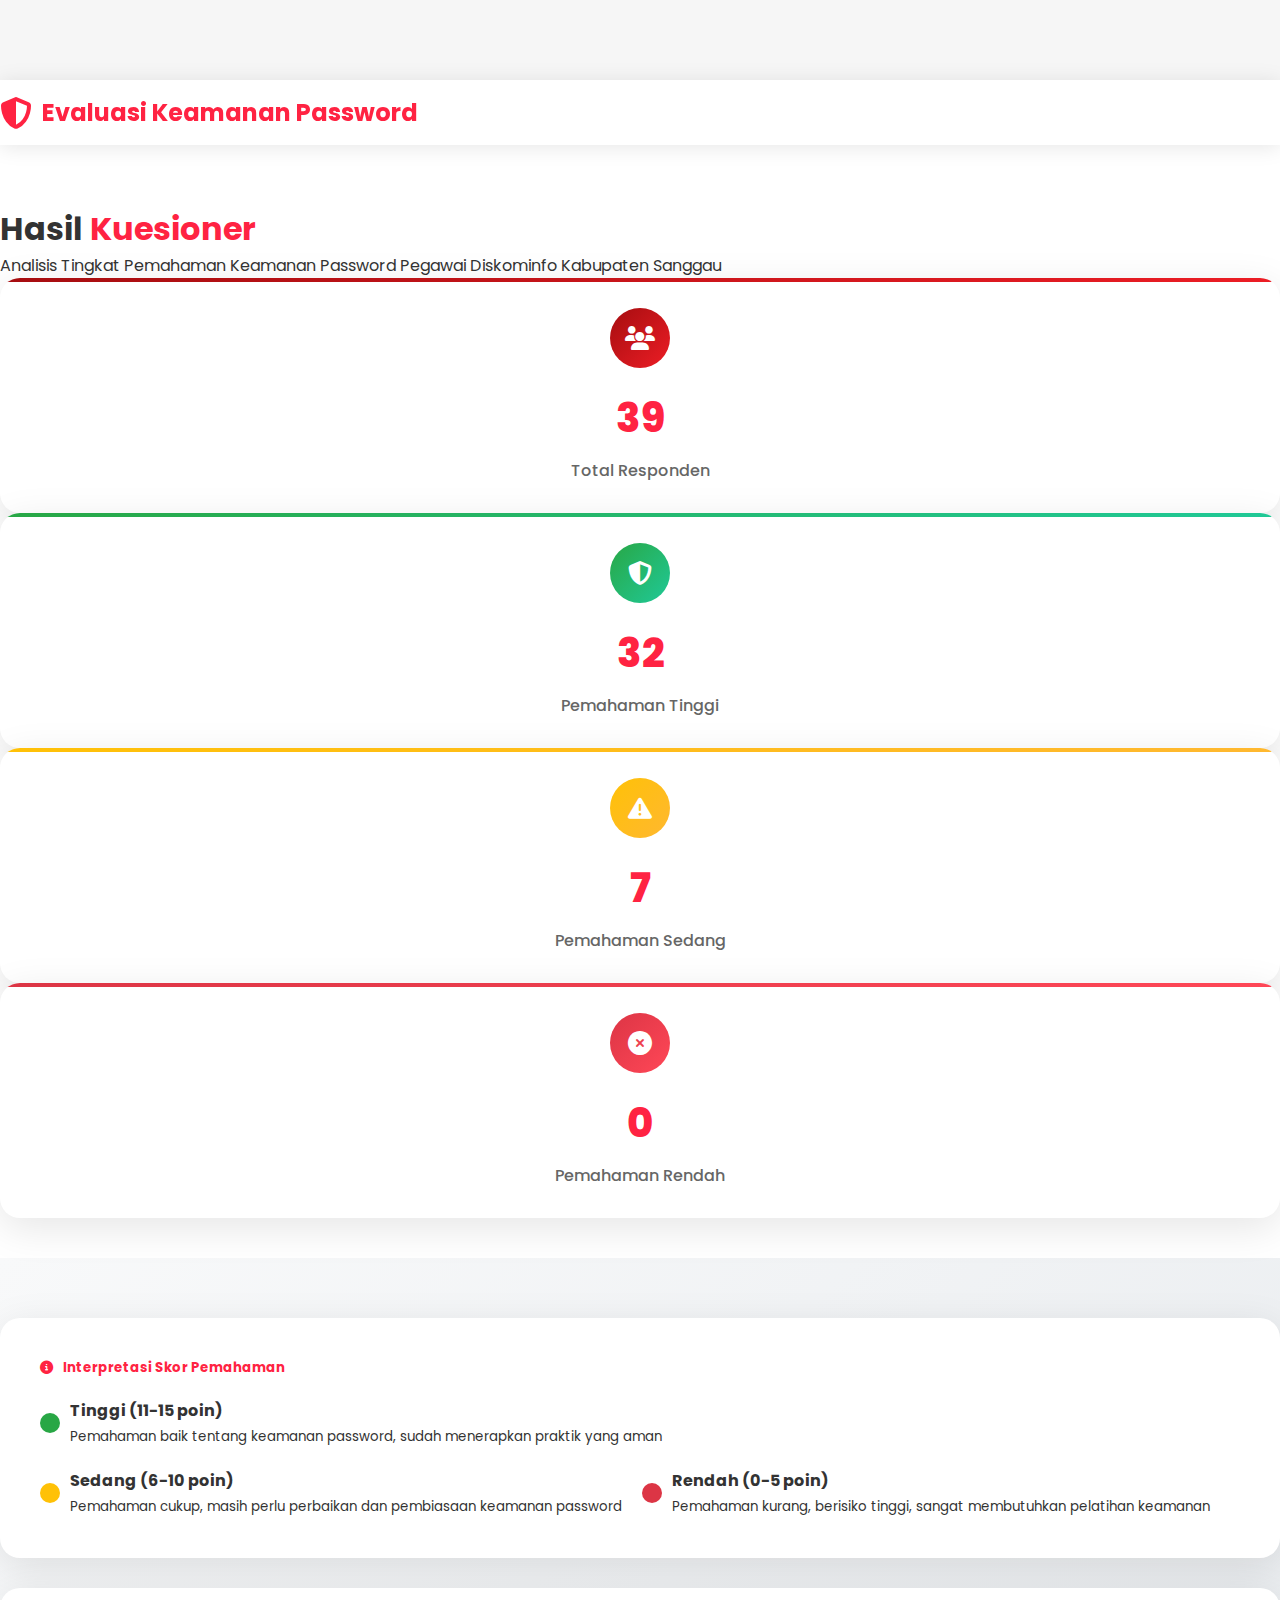
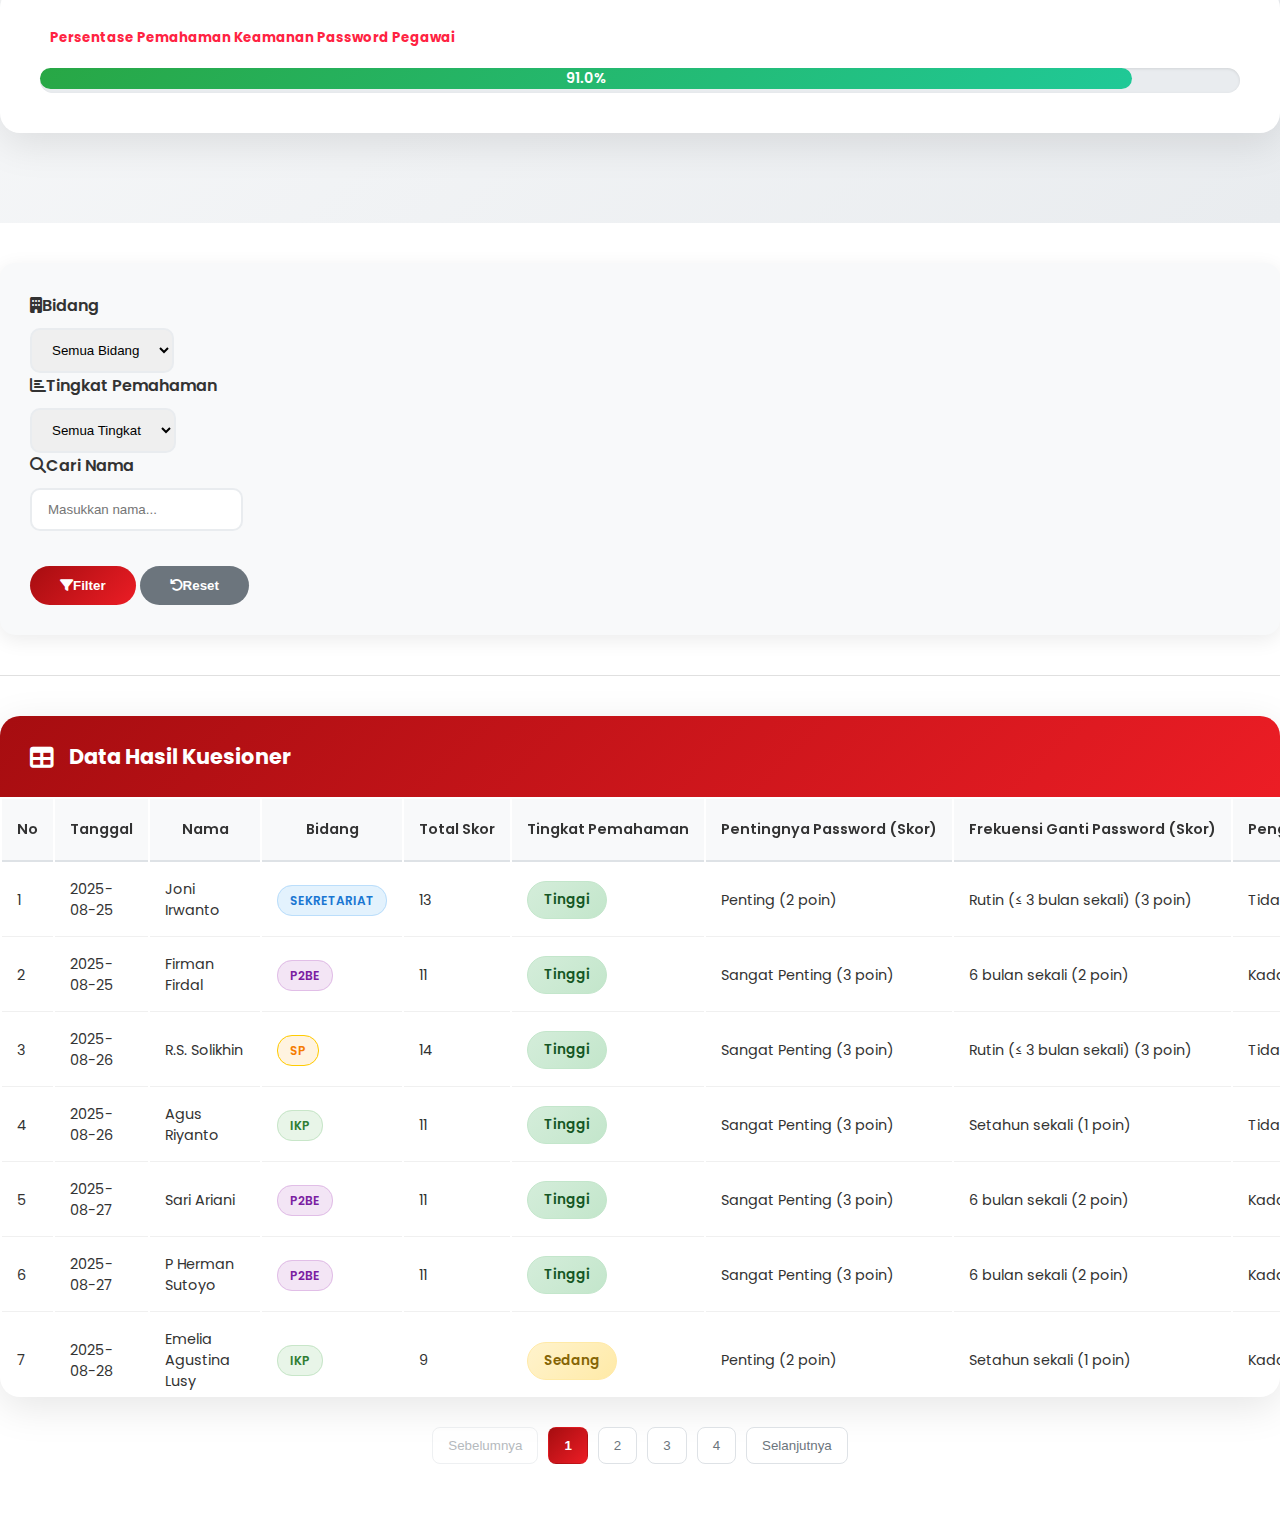
<file: kuesioner.html>
<!DOCTYPE html>
<html lang="en">
  <head>
    <meta charset="utf-8" />
    <meta name="viewport" content="width=device-width, initial-scale=1" />
    <meta
      name="description"
      content="Hasil Kuesioner Keamanan Password - Dinas Komunikasi dan Informatika Kabupaten Sanggau"
    />

    <title>Hasil Kuesioner Keamanan Password</title>
    <link
      rel="icon"
      type="image/png"
      href="data:image/svg+xml,%3Csvg xmlns='http://www.w3.org/2000/svg' viewBox='0 0 100 100'%3E%3Ctext y='.9em' font-size='90'%3E🔒%3C/text%3E%3C/svg%3E"
    />
    <link rel="preconnect" href="https://fonts.googleapis.com" />
    <link rel="preconnect" href="https://fonts.gstatic.com" crossorigin />
    <link
      href="https://fonts.googleapis.com/css2?family=Poppins:ital,wght@0,100;0,200;0,300;0,400;0,500;0,600;0,700;0,800;0,900;1,100;1,200;1,300;1,400;1,500;1,600;1,700;1,800;1,900&display=swap"
      rel="stylesheet"
    />
    <link
      href="https://cdn.jsdelivr.net/npm/bootstrap@5.3.7/dist/css/bootstrap.min.css"
      rel="stylesheet"
      integrity="sha384-LN+7fdVzj6u52u30Kp6M/trliBMCMKTyK833zpbD+pXdCLuTusPj697FH4R/5mcr"
      crossorigin="anonymous"
    />
    <link
      rel="stylesheet"
      href="https://cdnjs.cloudflare.com/ajax/libs/font-awesome/6.6.0/css/all.min.css"
    />

    <style>
      :root {
        --primary: #ff2342;
        --secondary: #ffb830;
        --bg: #f6f6f6;
        --success: #28a745;
        --warning: #ffc107;
        --danger: #dc3545;
        --orange-gradient: linear-gradient(135deg, #a60d10, #ec1d25);
        --red-gradient: linear-gradient(135deg, #014c86, #00a5cb);
        --green-gradient: linear-gradient(135deg, #28a745, #20c997);
      }

      * {
        margin: 0;
        padding: 0;
        box-sizing: border-box;
        outline: none;
        border: none;
        text-decoration: none;
      }

      html {
        scroll-behavior: smooth;
      }

      body {
        font-family: "Poppins", sans-serif;
        background-color: var(--bg);
        color: #333;
        padding-top: 80px;
      }

      /* Navbar Styles */
      .navbar {
        background: rgba(255, 255, 255, 0.95) !important;
        backdrop-filter: blur(10px);
        box-shadow: 0 2px 20px rgba(0, 0, 0, 0.1);
        padding: 15px 0;
        transition: all 0.3s ease;
      }

      .navbar-brand {
        font-size: 1.5rem;
        font-weight: 700;
        color: var(--primary) !important;
        display: flex;
        align-items: center;
        gap: 10px;
      }

      .navbar-brand i {
        font-size: 2rem;
      }

      /* Stats Cards */
      .stats-container {
        padding: 60px 0 40px;
        background: white;
      }

      .stat-card {
        background: white;
        padding: 30px;
        border-radius: 20px;
        box-shadow: 0 10px 40px rgba(0, 0, 0, 0.1);
        text-align: center;
        transition: all 0.3s ease;
        position: relative;
        overflow: hidden;
      }

      .stat-card::before {
        content: "";
        position: absolute;
        top: 0;
        left: 0;
        right: 0;
        height: 4px;
        background: var(--orange-gradient);
      }

      .stat-card:hover {
        transform: translateY(-5px);
        box-shadow: 0 15px 50px rgba(0, 0, 0, 0.15);
      }

      .stat-card.high::before {
        background: var(--green-gradient);
      }

      .stat-card.medium::before {
        background: linear-gradient(135deg, var(--warning), #ffb830);
      }

      .stat-card.low::before {
        background: linear-gradient(135deg, var(--danger), #ff4757);
      }

      .stat-icon {
        width: 60px;
        height: 60px;
        background: var(--orange-gradient);
        border-radius: 50%;
        display: flex;
        align-items: center;
        justify-content: center;
        margin: 0 auto 20px;
        color: white;
        font-size: 1.5rem;
      }

      .stat-card.high .stat-icon {
        background: var(--green-gradient);
      }

      .stat-card.medium .stat-icon {
        background: linear-gradient(135deg, var(--warning), #ffb830);
      }

      .stat-card.low .stat-icon {
        background: linear-gradient(135deg, var(--danger), #ff4757);
      }

      .stat-number {
        font-size: 2.5rem;
        font-weight: 800;
        color: var(--primary);
        margin-bottom: 10px;
      }

      .stat-label {
        font-size: 1rem;
        color: #666;
        font-weight: 500;
      }

      /* Filter Section */
      .filter-section {
        background: white;
        padding: 40px 0;
        border-bottom: 1px solid #e0e0e0;
      }

      .filter-card {
        background: #f8f9fa;
        padding: 30px;
        border-radius: 15px;
        box-shadow: 0 5px 20px rgba(0, 0, 0, 0.08);
      }

      .filter-group {
        margin-bottom: 20px;
      }

      .filter-group:last-child {
        margin-bottom: 0;
      }

      .filter-label {
        font-weight: 600;
        color: #333;
        margin-bottom: 10px;
        display: block;
      }

      .form-select,
      .form-control {
        border-radius: 10px;
        border: 2px solid #e9ecef;
        padding: 12px 16px;
        font-weight: 500;
        transition: all 0.3s ease;
      }

      .form-select:focus,
      .form-control:focus {
        border-color: var(--primary);
        box-shadow: 0 0 0 0.2rem rgba(255, 35, 66, 0.25);
      }

      .btn-filter {
        background: var(--orange-gradient);
        color: white;
        padding: 12px 30px;
        border-radius: 25px;
        font-weight: 600;
        border: none;
        transition: all 0.3s ease;
      }

      .btn-filter:hover {
        transform: translateY(-2px);
        box-shadow: 0 8px 25px rgba(255, 35, 66, 0.3);
        color: white;
      }

      .btn-reset {
        background: #6c757d;
        color: white;
        padding: 12px 30px;
        border-radius: 25px;
        font-weight: 600;
        border: none;
        transition: all 0.3s ease;
      }

      .btn-reset:hover {
        background: #5a6268;
        transform: translateY(-2px);
        color: white;
      }

      /* Table Section */
      .table-section {
        background: white;
        padding: 40px 0 60px;
      }

      .table-container {
        background: white;
        border-radius: 20px;
        box-shadow: 0 10px 40px rgba(0, 0, 0, 0.1);
        overflow: hidden;
      }

      .table-header {
        background: var(--orange-gradient);
        color: white;
        padding: 25px 30px;
        margin: 0;
        font-size: 1.3rem;
        font-weight: 700;
        display: flex;
        align-items: center;
        gap: 15px;
      }

      .table-header i {
        font-size: 1.5rem;
      }

      .table-responsive {
        max-height: 600px;
        overflow-y: auto;
      }

      .custom-table {
        margin: 0;
        font-size: 0.9rem;
      }

      .custom-table thead {
        background: #f8f9fa;
        position: sticky;
        top: 0;
        z-index: 10;
      }

      .custom-table th {
        padding: 20px 15px;
        font-weight: 600;
        color: #333;
        border-bottom: 2px solid #dee2e6;
        white-space: nowrap;
      }

      .custom-table td {
        padding: 15px;
        vertical-align: middle;
        border-bottom: 1px solid #f0f0f0;
      }

      .custom-table tbody tr {
        transition: all 0.3s ease;
      }

      .custom-table tbody tr:hover {
        background-color: #f8f9ff;
        transform: scale(1.01);
      }

      /* Score Badges */
      .score-badge {
        padding: 8px 16px;
        border-radius: 20px;
        font-weight: 600;
        font-size: 0.85rem;
        text-align: center;
        min-width: 80px;
        display: inline-block;
      }

      .score-high {
        background: linear-gradient(135deg, #d4edda, #c3e6cb);
        color: #155724;
        border: 1px solid #c3e6cb;
      }

      .score-medium {
        background: linear-gradient(135deg, #fff3cd, #ffeaa7);
        color: #856404;
        border: 1px solid #ffeaa7;
      }

      .score-low {
        background: linear-gradient(135deg, #f8d7da, #f5c6cb);
        color: #721c24;
        border: 1px solid #f5c6cb;
      }

      /* Department Badges */
      .dept-badge {
        padding: 6px 12px;
        border-radius: 15px;
        font-size: 0.75rem;
        font-weight: 600;
        text-transform: uppercase;
      }

      .dept-sekretariat {
        background: #e3f2fd;
        color: #1976d2;
        border: 1px solid #bbdefb;
      }

      .dept-p2be {
        background: #f3e5f5;
        color: #7b1fa2;
        border: 1px solid #e1bee7;
      }

      .dept-ikp {
        background: #e8f5e8;
        color: #2e7d32;
        border: 1px solid #c8e6c9;
      }

      .dept-sp {
        background: #fff3e0;
        color: #f57c00;
        border: 1px solid #ffcc02;
      }

      /* Info Section */
      .info-section {
        background: linear-gradient(135deg, #f8f9fa 0%, #e9ecef 100%);
        padding: 60px 0;
      }

      .info-card {
        background: white;
        padding: 40px;
        border-radius: 20px;
        box-shadow: 0 10px 40px rgba(0, 0, 0, 0.1);
        margin-bottom: 30px;
      }

      .info-card h5 {
        color: var(--primary);
        font-weight: 700;
        margin-bottom: 20px;
        display: flex;
        align-items: center;
        gap: 10px;
      }

      .score-legend {
        display: flex;
        flex-wrap: wrap;
        gap: 20px;
        margin-top: 20px;
      }

      .legend-item {
        display: flex;
        align-items: center;
        gap: 10px;
      }

      .legend-color {
        width: 20px;
        min-width: 20px;
        height: 20px;
        border-radius: 50%;
        flex-shrink: 0;
      }

      .legend-high {
        background: var(--success);
      }

      .legend-medium {
        background: var(--warning);
      }

      .legend-low {
        background: var(--danger);
      }

      /* Progress Bar for Understanding Percentage */
      .understanding-progress-container {
        margin-top: 20px;
      }

      .progress {
        height: 25px;
        border-radius: 15px;
        background-color: #e9ecef;
        box-shadow: inset 0 1px 3px rgba(0, 0, 0, 0.1);
      }

      .progress-bar {
        border-radius: 15px;
        background: var(--green-gradient);
        color: white;
        font-weight: 600;
        display: flex;
        align-items: center;
        justify-content: center;
        font-size: 0.9rem;
        transition: width 0.6s ease;
      }

      /* Pagination Styles */
      .pagination-container {
        display: flex;
        justify-content: center;
        align-items: center;
        margin-top: 30px;
        flex-wrap: wrap;
      }

      .pagination-button {
        background: #fff;
        border: 1px solid #dee2e6;
        color: #6c757d;
        padding: 10px 15px;
        margin: 0 5px;
        border-radius: 8px;
        cursor: pointer;
        transition: all 0.2s ease;
      }

      .pagination-button:hover:not(.active) {
        background: #f8f9fa;
      }

      .pagination-button.active {
        background: var(--orange-gradient);
        color: white;
        border-color: transparent;
        font-weight: bold;
      }

      .pagination-button:disabled {
        cursor: not-allowed;
        opacity: 0.5;
      }

      /* Responsive */
      @media (max-width: 768px) {
        body {
          padding-top: 70px;
        }

        .navbar-brand {
          font-size: 1.3rem;
        }

        .stat-card {
          padding: 20px;
          margin-bottom: 20px;
        }

        .stat-number {
          font-size: 2rem;
        }

        .filter-card {
          padding: 20px;
        }

        .table-header {
          padding: 20px;
          font-size: 1.1rem;
        }

        .custom-table {
          font-size: 0.8rem;
        }

        .custom-table th,
        .custom-table td {
          padding: 10px 8px;
        }

        .score-legend {
          flex-direction: column;
        }
      }

      /* Custom scrollbar */
      .table-responsive::-webkit-scrollbar {
        width: 8px;
        height: 8px;
      }

      .table-responsive::-webkit-scrollbar-track {
        background: #f1f1f1;
        border-radius: 10px;
      }

      .table-responsive::-webkit-scrollbar-thumb {
        background: #c1c1c1;
        border-radius: 10px;
      }

      .table-responsive::-webkit-scrollbar-thumb:hover {
        background: #a8a8a8;
      }
    </style>
  </head>
  <body>
    <nav class="navbar navbar-expand-lg fixed-top">
      <div class="container-xl">
        <a class="navbar-brand" href="#dashboard">
          <i class="fas fa-shield-alt"></i>
          Evaluasi Keamanan Password
        </a>
      </div>
    </nav>
    <section id="dashboard" class="stats-container">
      <div class="container-xl">
        <div class="text-center mb-5">
          <h1 class="fw-bold mb-3">
            Hasil <span style="color: var(--primary)">Kuesioner</span>
          </h1>
          <p class="text-muted fs-5">
            Analisis Tingkat Pemahaman Keamanan Password Pegawai Diskominfo
            Kabupaten Sanggau
          </p>
        </div>

        <div class="row g-4 mb-4">
          <div class="col-lg-3 col-md-6">
            <div class="stat-card">
              <div class="stat-icon">
                <i class="fas fa-users"></i>
              </div>
              <div class="stat-number" id="totalResponses"></div>
              <div class="stat-label">Total Responden</div>
            </div>
          </div>

          <div class="col-lg-3 col-md-6">
            <div class="stat-card high">
              <div class="stat-icon">
                <i class="fas fa-shield-alt"></i>
              </div>
              <div class="stat-number" id="highScore"></div>
              <div class="stat-label">Pemahaman Tinggi<br /></div>
            </div>
          </div>

          <div class="col-lg-3 col-md-6">
            <div class="stat-card medium">
              <div class="stat-icon">
                <i class="fas fa-exclamation-triangle"></i>
              </div>
              <div class="stat-number" id="mediumScore"></div>
              <div class="stat-label">Pemahaman Sedang<br /></div>
            </div>
          </div>

          <div class="col-lg-3 col-md-6">
            <div class="stat-card low">
              <div class="stat-icon">
                <i class="fas fa-times-circle"></i>
              </div>
              <div class="stat-number" id="lowScore"></div>
              <div class="stat-label">Pemahaman Rendah<br /></div>
            </div>
          </div>
        </div>
      </div>
    </section>
    <section class="info-section">
      <div class="container-xl">
        <div class="row">
          <div class="col-lg-8">
            <div class="info-card">
              <h5>
                <i class="fas fa-info-circle"></i>
                Interpretasi Skor Pemahaman
              </h5>
              <div class="score-legend">
                <div class="legend-item">
                  <div class="legend-color legend-high"></div>
                  <div>
                    <strong>Tinggi (11-15 poin)</strong><br />
                    <small
                      >Pemahaman baik tentang keamanan password, sudah
                      menerapkan praktik yang aman</small
                    >
                  </div>
                </div>
                <div class="legend-item">
                  <div class="legend-color legend-medium"></div>
                  <div>
                    <strong>Sedang (6-10 poin)</strong><br />
                    <small
                      >Pemahaman cukup, masih perlu perbaikan dan pembiasaan
                      keamanan password</small
                    >
                  </div>
                </div>
                <div class="legend-item">
                  <div class="legend-color legend-low"></div>
                  <div>
                    <strong>Rendah (0-5 poin)</strong><br />
                    <small
                      >Pemahaman kurang, berisiko tinggi, sangat membutuhkan
                      pelatihan keamanan</small
                    >
                  </div>
                </div>
              </div>
            </div>
          </div>

          <div class="col-lg-4">
            <div class="info-card">
              <h5>
                <i class="fas-fa-chart-line"></i>
                Persentase Pemahaman Keamanan Password Pegawai
              </h5>
              <div class="understanding-progress-container">
                <div class="progress">
                  <div
                    id="understanding-progress-bar"
                    class="progress-bar"
                    role="progressbar"
                    style="width: 0%"
                    aria-valuenow="0"
                    aria-valuemin="0"
                    aria-valuemax="100"
                  >
                    0%
                  </div>
                </div>
              </div>
            </div>
          </div>
        </div>
      </div>
    </section>
    <section class="filter-section">
      <div class="container-xl">
        <div class="filter-card">
          <div class="row g-3">
            <div class="col-lg-3 col-md-6">
              <div class="filter-group">
                <label class="filter-label">
                  <i class="fas fa-building me-2"></i>Bidang
                </label>
                <select class="form-select" id="filterBidang">
                  <option value="">Semua Bidang</option>
                  <option value="Sekretariat">Sekretariat</option>
                  <option
                    value="Penyelenggara Pemerintahan Berbasis Elektronik (P2BE)"
                  >
                    P2BE
                  </option>
                  <option
                    value="Pengelola Informasi dan Komunikasi Publik (IKP)"
                  >
                    IKP
                  </option>
                  <option value="Statistik dan Persandian (SP)">SP</option>
                </select>
              </div>
            </div>

            <div class="col-lg-3 col-md-6">
              <div class="filter-group">
                <label class="filter-label">
                  <i class="fas fa-chart-bar me-2"></i>Tingkat Pemahaman
                </label>
                <select class="form-select" id="filterScore">
                  <option value="">Semua Tingkat</option>
                  <option value="high">Tinggi (11-15)</option>
                  <option value="medium">Sedang (6-10)</option>
                  <option value="low">Rendah (0-5)</option>
                </select>
              </div>
            </div>

            <div class="col-lg-3 col-md-6">
              <div class="filter-group">
                <label class="filter-label">
                  <i class="fas fa-search me-2"></i>Cari Nama
                </label>
                <input
                  type="text"
                  class="form-control"
                  id="searchName"
                  placeholder="Masukkan nama..."
                />
              </div>
            </div>

            <div class="col-lg-3 col-md-6">
              <div class="filter-group">
                <label class="filter-label">&nbsp;</label>
                <div class="d-flex gap-2">
                  <button
                    type="button"
                    class="btn btn-filter flex-fill"
                    onclick="applyFilters()"
                  >
                    <i class="fas fa-filter me-2"></i>Filter
                  </button>
                  <button
                    type="button"
                    class="btn btn-reset"
                    onclick="resetFilters()"
                  >
                    <i class="fas fa-undo me-2"></i>Reset
                  </button>
                </div>
              </div>
            </div>
          </div>
        </div>
      </div>
    </section>
    <section class="table-section">
      <div class="container-xl">
        <div class="table-container">
          <div class="table-header">
            <i class="fas fa-table"></i>
            Data Hasil Kuesioner
            <span class="ms-auto" id="filteredCount"></span>
          </div>

          <div class="table-responsive">
            <table class="table custom-table mb-0">
              <thead>
                <tr>
                  <th>No</th>
                  <th>Tanggal</th>
                  <th>Nama</th>
                  <th>Bidang</th>
                  <th>Total Skor</th>
                  <th>Tingkat Pemahaman</th>
                  <th>Pentingnya Password (Skor)</th>
                  <th>Frekuensi Ganti Password (Skor)</th>
                  <th>Penggunaan Ulang Password (Skor)</th>
                  <th>Pengetahuan Password Manager (Skor)</th>
                  <th>Contoh Password Kuat (Skor)</th>
                </tr>
              </thead>
              <tbody id="tableBody"></tbody>
            </table>
          </div>
        </div>
        <div id="pagination-wrapper" class="pagination-container"></div>
      </div>
    </section>

    <script src="https://cdn.jsdelivr.net/npm/bootstrap@5.3.7/dist/js/bootstrap.bundle.min.js"></script>

    <script>
      // Survey data
      const surveyData = {
        survey_data: [
          {
            timestamp: "2025-08-25",
            nama: "Joni Irwanto",
            bidang: "Sekretariat",
            score: 13,
            password_importance: {
              answer: "Penting",
              score: 2,
            },
            password_change_frequency: {
              answer: "Rutin (≤ 3 bulan sekali)",
              score: 3,
            },
            password_reuse: {
              answer: "Tidak pernah",
              score: 3,
            },
            strong_password_example: {
              answer: "U&CC9-\\Lc92@",
              score: 3,
            },
            password_manager_knowledge: {
              answer: "Ya, tapi belum pernah menggunakan",
              score: 2,
            },
          },
          {
            timestamp: "2025-08-25",
            nama: "Firman Firdal",
            bidang: "Penyelenggara Pemerintahan Berbasis Elektronik (P2BE)",
            score: 11,
            password_importance: {
              answer: "Sangat Penting",
              score: 3,
            },
            password_change_frequency: {
              answer: "6 bulan sekali",
              score: 2,
            },
            password_reuse: {
              answer: "Kadang-kadang",
              score: 1,
            },
            strong_password_example: {
              answer: "U&CC9-\\Lc92@",
              score: 3,
            },
            password_manager_knowledge: {
              answer: "Ya, tapi belum pernah menggunakan",
              score: 2,
            },
          },
          {
            timestamp: "2025-08-26",
            nama: "R.S. Solikhin",
            bidang: "Statistik dan Persandian (SP)",
            score: 14,
            password_importance: {
              answer: "Sangat Penting",
              score: 3,
            },
            password_change_frequency: {
              answer: "Rutin (≤ 3 bulan sekali)",
              score: 3,
            },
            password_reuse: {
              answer: "Tidak pernah",
              score: 3,
            },
            strong_password_example: {
              answer: "U&CC9-\\Lc92@",
              score: 3,
            },
            password_manager_knowledge: {
              answer: "Ya, tapi belum pernah menggunakan",
              score: 2,
            },
          },
          {
            timestamp: "2025-08-26",
            nama: "Agus Riyanto",
            bidang: "Pengelola Informasi dan Komunikasi Publik (IKP)",
            score: 11,
            password_importance: {
              answer: "Sangat Penting",
              score: 3,
            },
            password_change_frequency: {
              answer: "Setahun sekali",
              score: 1,
            },
            password_reuse: {
              answer: "Tidak Pernah",
              score: 3,
            },
            strong_password_example: {
              answer: "U&CC9-\\Lc92@",
              score: 3,
            },
            password_manager_knowledge: {
              answer: "Ya, tapi belum pernah menggunakan",
              score: 2,
            },
          },
          {
            timestamp: "2025-08-27",
            nama: "Sari Ariani",
            bidang: "Penyelenggara Pemerintahan Berbasis Elektronik (P2BE)",
            score: 11,
            password_importance: {
              answer: "Sangat Penting",
              score: 3,
            },
            password_change_frequency: {
              answer: "6 bulan sekali",
              score: 2,
            },
            password_reuse: {
              answer: "Kadang-kadang",
              score: 1,
            },
            strong_password_example: {
              answer: "U&CC9-\\Lc92@",
              score: 3,
            },
            password_manager_knowledge: {
              answer: "Ya, tapi belum pernah menggunakan",
              score: 2,
            },
          },
          {
            timestamp: "2025-08-27",
            nama: "P Herman Sutoyo",
            bidang: "Penyelenggara Pemerintahan Berbasis Elektronik (P2BE)",
            score: 11,
            password_importance: {
              answer: "Sangat Penting",
              score: 3,
            },
            password_change_frequency: {
              answer: "6 bulan sekali",
              score: 2,
            },
            password_reuse: {
              answer: "Kadang-kadang",
              score: 1,
            },
            strong_password_example: {
              answer: "U&CC9-\\Lc92@",
              score: 3,
            },
            password_manager_knowledge: {
              answer: "Ya, tapi belum pernah menggunakan",
              score: 2,
            },
          },
          {
            timestamp: "2025-08-28",
            nama: "Emelia Agustina Lusy",
            bidang: "Pengelola Informasi dan Komunikasi Publik (IKP)",
            score: 9,
            password_importance: {
              answer: "Penting",
              score: 2,
            },
            password_change_frequency: {
              answer: "Setahun sekali",
              score: 1,
            },
            password_reuse: {
              answer: "Kadang-kadang",
              score: 1,
            },
            strong_password_example: {
              answer: "U&CC9-\\Lc92@",
              score: 3,
            },
            password_manager_knowledge: {
              answer: "Ya, tapi belum pernah menggunakan",
              score: 2,
            },
          },
          {
            timestamp: "2025-08-28",
            nama: "Tri Rivanie",
            bidang: "Sekretariat",
            score: 11,
            password_importance: {
              answer: "Sangat Penting",
              score: 3,
            },
            password_change_frequency: {
              answer: "6 bulan sekali",
              score: 2,
            },
            password_reuse: {
              answer: "Kadang-kadang",
              score: 1,
            },
            strong_password_example: {
              answer: "U&CC9-\\Lc92@",
              score: 3,
            },
            password_manager_knowledge: {
              answer: "Ya, tapi belum pernah menggunakan",
              score: 2,
            },
          },
          {
            timestamp: "2025-08-29",
            nama: "Priamdono",
            bidang: "Sekretariat",
            score: 13,
            password_importance: {
              answer: "Penting",
              score: 2,
            },
            password_change_frequency: {
              answer: "Rutin (≤ 3 bulan sekali)",
              score: 3,
            },
            password_reuse: {
              answer: "Tidak pernah",
              score: 3,
            },
            strong_password_example: {
              answer: "U&CC9-\\Lc92@",
              score: 3,
            },
            password_manager_knowledge: {
              answer: "Ya, tapi belum pernah menggunakan",
              score: 2,
            },
          },
          {
            timestamp: "2025-08-29",
            nama: "Suranta Sinulingga",
            bidang: "Sekretariat",
            score: 8,
            password_importance: {
              answer: "Penting",
              score: 2,
            },
            password_change_frequency: {
              answer: "Setahun sekali",
              score: 1,
            },
            password_reuse: {
              answer: "Ya, sering",
              score: 0,
            },
            strong_password_example: {
              answer: "U&CC9-\\Lc92@",
              score: 3,
            },
            password_manager_knowledge: {
              answer: "Ya, tapi belum pernah menggunakan",
              score: 2,
            },
          },
          {
            timestamp: "2025-08-25",
            nama: "Sri Yartika",
            bidang: "Pengelola Informasi dan Komunikasi Publik (IKP)",
            score: 11,
            password_importance: {
              answer: "Sangat Penting",
              score: 3,
            },
            password_change_frequency: {
              answer: "6 bulan sekali",
              score: 2,
            },
            password_reuse: {
              answer: "Kadang-kadang",
              score: 1,
            },
            strong_password_example: {
              answer: "U&CC9-\\Lc92@",
              score: 3,
            },
            password_manager_knowledge: {
              answer: "Ya, tapi belum pernah menggunakan",
              score: 2,
            },
          },
          {
            timestamp: "2025-08-25",
            nama: "Andreas Ege",
            bidang: "Statistik dan Persandian (SP)",
            score: 14,
            password_importance: {
              answer: "Sangat Penting",
              score: 3,
            },
            password_change_frequency: {
              answer: "Rutin (≤ 3 bulan sekali)",
              score: 3,
            },
            password_reuse: {
              answer: "Tidak pernah",
              score: 3,
            },
            strong_password_example: {
              answer: "U&CC9-\\Lc92@",
              score: 3,
            },
            password_manager_knowledge: {
              answer: "Ya, tapi belum pernah menggunakan",
              score: 2,
            },
          },
          {
            timestamp: "2025-08-26",
            nama: "Sudarmi",
            bidang: "Sekretariat",
            score: 8,
            password_importance: {
              answer: "Penting",
              score: 2,
            },
            password_change_frequency: {
              answer: "Setahun sekali",
              score: 1,
            },
            password_reuse: {
              answer: "Ya, sering",
              score: 0,
            },
            strong_password_example: {
              answer: "U&CC9-\\Lc92@",
              score: 3,
            },
            password_manager_knowledge: {
              answer: "Ya, tapi belum pernah menggunakan",
              score: 2,
            },
          },
          {
            timestamp: "2025-08-26",
            nama: "Servius Yoris Padagi",
            bidang: "Statistik dan Persandian (SP)",
            score: 14,
            password_importance: {
              answer: "Sangat Penting",
              score: 3,
            },
            password_change_frequency: {
              answer: "Rutin (≤ 3 bulan sekali)",
              score: 3,
            },
            password_reuse: {
              answer: "Tidak pernah",
              score: 3,
            },
            strong_password_example: {
              answer: "U&CC9-\\Lc92@",
              score: 3,
            },
            password_manager_knowledge: {
              answer: "Ya, tapi belum pernah menggunakan",
              score: 2,
            },
          },
          {
            timestamp: "2025-08-27",
            nama: "Mulyadi",
            bidang: "Sekretariat",
            score: 13,
            password_importance: {
              answer: "Penting",
              score: 2,
            },
            password_change_frequency: {
              answer: "Rutin (≤ 3 bulan sekali)",
              score: 3,
            },
            password_reuse: {
              answer: "Tidak pernah",
              score: 3,
            },
            strong_password_example: {
              answer: "U&CC9-\\Lc92@",
              score: 3,
            },
            password_manager_knowledge: {
              answer: "Ya, tapi belum pernah menggunakan",
              score: 2,
            },
          },
          {
            timestamp: "2025-08-27",
            nama: "Kristina Ariyani",
            bidang: "Statistik dan Persandian (SP)",
            score: 14,
            password_importance: {
              answer: "Sangat Penting",
              score: 3,
            },
            password_change_frequency: {
              answer: "Rutin (≤ 3 bulan sekali)",
              score: 3,
            },
            password_reuse: {
              answer: "Tidak pernah",
              score: 3,
            },
            strong_password_example: {
              answer: "U&CC9-\\Lc92@",
              score: 3,
            },
            password_manager_knowledge: {
              answer: "Ya, tapi belum pernah menggunakan",
              score: 2,
            },
          },
          {
            timestamp: "2025-08-28",
            nama: "Utin Sriwahyuni",
            bidang: "Sekretariat",
            score: 8,
            password_importance: {
              answer: "Penting",
              score: 2,
            },
            password_change_frequency: {
              answer: "Setahun sekali",
              score: 1,
            },
            password_reuse: {
              answer: "Ya, sering",
              score: 0,
            },
            strong_password_example: {
              answer: "U&CC9-\\Lc92@",
              score: 3,
            },
            password_manager_knowledge: {
              answer: "Ya, tapi belum pernah menggunakan",
              score: 2,
            },
          },
          {
            timestamp: "2025-08-28",
            nama: "Rosidi",
            bidang: "Sekretariat",
            score: 11,
            password_importance: {
              answer: "Sangat Penting",
              score: 3,
            },
            password_change_frequency: {
              answer: "6 bulan sekali",
              score: 2,
            },
            password_reuse: {
              answer: "Kadang-kadang",
              score: 1,
            },
            strong_password_example: {
              answer: "U&CC9-\\Lc92@",
              score: 3,
            },
            password_manager_knowledge: {
              answer: "Ya, tapi belum pernah menggunakan",
              score: 2,
            },
          },
          {
            timestamp: "2025-08-29",
            nama: "Iwan",
            bidang: "Sekretariat",
            score: 11,
            password_importance: {
              answer: "Sangat Penting",
              score: 3,
            },
            password_change_frequency: {
              answer: "6 bulan sekali",
              score: 2,
            },
            password_reuse: {
              answer: "Kadang-kadang",
              score: 1,
            },
            strong_password_example: {
              answer: "U&CC9-\\Lc92@",
              score: 3,
            },
            password_manager_knowledge: {
              answer: "Ya, tapi belum pernah menggunakan",
              score: 2,
            },
          },
          {
            timestamp: "2025-08-29",
            nama: "Agata Leny",
            bidang: "Penyelenggara Pemerintahan Berbasis Elektronik (P2BE)",
            score: 11,
            password_importance: {
              answer: "Sangat Penting",
              score: 3,
            },
            password_change_frequency: {
              answer: "6 bulan sekali",
              score: 2,
            },
            password_reuse: {
              answer: "Kadang-kadang",
              score: 1,
            },
            strong_password_example: {
              answer: "U&CC9-\\Lc92@",
              score: 3,
            },
            password_manager_knowledge: {
              answer: "Ya, tapi belum pernah menggunakan",
              score: 2,
            },
          },
          {
            timestamp: "2025-08-25",
            nama: "Yan Sutarni",
            bidang: "Pengelola Informasi dan Komunikasi Publik (IKP)",
            score: 11,
            password_importance: {
              answer: "Sangat Penting",
              score: 3,
            },
            password_change_frequency: {
              answer: "6 bulan sekali",
              score: 2,
            },
            password_reuse: {
              answer: "Kadang-kadang",
              score: 1,
            },
            strong_password_example: {
              answer: "U&CC9-\\Lc92@",
              score: 3,
            },
            password_manager_knowledge: {
              answer: "Ya, tapi belum pernah menggunakan",
              score: 2,
            },
          },
          {
            timestamp: "2025-08-25",
            nama: "Y Tatag Suasono",
            bidang: "Penyelenggara Pemerintahan Berbasis Elektronik (P2BE)",
            score: 11,
            password_importance: {
              answer: "Sangat Penting",
              score: 3,
            },
            password_change_frequency: {
              answer: "6 bulan sekali",
              score: 2,
            },
            password_reuse: {
              answer: "Kadang-kadang",
              score: 1,
            },
            strong_password_example: {
              answer: "U&CC9-\\Lc92@",
              score: 3,
            },
            password_manager_knowledge: {
              answer: "Ya, tapi belum pernah menggunakan",
              score: 2,
            },
          },
          {
            timestamp: "2025-08-26",
            nama: "Bang Yos",
            bidang: "Penyelenggara Pemerintahan Berbasis Elektronik (P2BE)",
            score: 11,
            password_importance: {
              answer: "Sangat Penting",
              score: 3,
            },
            password_change_frequency: {
              answer: "6 bulan sekali",
              score: 2,
            },
            password_reuse: {
              answer: "Kadang-kadang",
              score: 1,
            },
            strong_password_example: {
              answer: "U&CC9-\\Lc92@",
              score: 3,
            },
            password_manager_knowledge: {
              answer: "Ya, tapi belum pernah menggunakan",
              score: 2,
            },
          },
          {
            timestamp: "2025-08-26",
            nama: "Rizky Kurniyawan",
            bidang: "Pengelola Informasi dan Komunikasi Publik (IKP)",
            score: 8,
            password_importance: {
              answer: "Penting",
              score: 2,
            },
            password_change_frequency: {
              answer: "Setahun sekali",
              score: 1,
            },
            password_reuse: {
              answer: "Ya, sering",
              score: 0,
            },
            strong_password_example: {
              answer: "U&CC9-\\Lc92@",
              score: 3,
            },
            password_manager_knowledge: {
              answer: "Ya, tapi belum pernah menggunakan",
              score: 2,
            },
          },
          {
            timestamp: "2025-08-27",
            nama: "Sarman",
            bidang: "Penyelenggara Pemerintahan Berbasis Elektronik (P2BE)",
            score: 11,
            password_importance: {
              answer: "Sangat Penting",
              score: 3,
            },
            password_change_frequency: {
              answer: "6 bulan sekali",
              score: 2,
            },
            password_reuse: {
              answer: "Kadang-kadang",
              score: 1,
            },
            strong_password_example: {
              answer: "U&CC9-\\Lc92@",
              score: 3,
            },
            password_manager_knowledge: {
              answer: "Ya, tapi belum pernah menggunakan",
              score: 2,
            },
          },
          {
            timestamp: "2025-08-27",
            nama: "Salvator",
            bidang: "Penyelenggara Pemerintahan Berbasis Elektronik (P2BE)",
            score: 11,
            password_importance: {
              answer: "Sangat Penting",
              score: 3,
            },
            password_change_frequency: {
              answer: "6 bulan sekali",
              score: 2,
            },
            password_reuse: {
              answer: "Kadang-kadang",
              score: 1,
            },
            strong_password_example: {
              answer: "U&CC9-\\Lc92@",
              score: 3,
            },
            password_manager_knowledge: {
              answer: "Ya, tapi belum pernah menggunakan",
              score: 2,
            },
          },
          {
            timestamp: "2025-08-28",
            nama: "Christi Tentodi",
            bidang: "Pengelola Informasi dan Komunikasi Publik (IKP)",
            score: 8,
            password_importance: {
              answer: "Penting",
              score: 2,
            },
            password_change_frequency: {
              answer: "Setahun sekali",
              score: 1,
            },
            password_reuse: {
              answer: "Ya, sering",
              score: 0,
            },
            strong_password_example: {
              answer: "U&CC9-\\Lc92@",
              score: 3,
            },
            password_manager_knowledge: {
              answer: "Ya, tapi belum pernah menggunakan",
              score: 2,
            },
          },
          {
            timestamp: "2025-08-28",
            nama: "Aulia Silmi",
            bidang: "Penyelenggara Pemerintahan Berbasis Elektronik (P2BE)",
            score: 11,
            password_importance: {
              answer: "Sangat Penting",
              score: 3,
            },
            password_change_frequency: {
              answer: "6 bulan sekali",
              score: 2,
            },
            password_reuse: {
              answer: "Kadang-kadang",
              score: 1,
            },
            strong_password_example: {
              answer: "U&CC9-\\Lc92@",
              score: 3,
            },
            password_manager_knowledge: {
              answer: "Ya, tapi belum pernah menggunakan",
              score: 2,
            },
          },
          {
            timestamp: "2025-08-29",
            nama: "Chairul Syafar Putra",
            bidang: "Penyelenggara Pemerintahan Berbasis Elektronik (P2BE)",
            score: 11,
            password_importance: {
              answer: "Sangat Penting",
              score: 3,
            },
            password_change_frequency: {
              answer: "6 bulan sekali",
              score: 2,
            },
            password_reuse: {
              answer: "Kadang-kadang",
              score: 1,
            },
            strong_password_example: {
              answer: "U&CC9-\\Lc92@",
              score: 3,
            },
            password_manager_knowledge: {
              answer: "Ya, tapi belum pernah menggunakan",
              score: 2,
            },
          },
          {
            timestamp: "2025-08-29",
            nama: "Harris Tresna Yudha",
            bidang: "Pengelola Informasi dan Komunikasi Publik (IKP)",
            score: 14,
            password_importance: {
              answer: "Sangat Penting",
              score: 3,
            },
            password_change_frequency: {
              answer: "Rutin (≤ 3 bulan sekali)",
              score: 3,
            },
            password_reuse: {
              answer: "Tidak pernah",
              score: 3,
            },
            strong_password_example: {
              answer: "U&CC9-\\Lc92@",
              score: 3,
            },
            password_manager_knowledge: {
              answer: "Ya, tapi belum pernah menggunakan",
              score: 2,
            },
          },
          {
            timestamp: "2025-08-25",
            nama: "Arian Dwi Putra",
            bidang: "Sekretariat",
            score: 14,
            password_importance: {
              answer: "Sangat Penting",
              score: 3,
            },
            password_change_frequency: {
              answer: "Rutin (≤ 3 bulan sekali)",
              score: 3,
            },
            password_reuse: {
              answer: "Tidak pernah",
              score: 3,
            },
            strong_password_example: {
              answer: "U&CC9-\\Lc92@",
              score: 3,
            },
            password_manager_knowledge: {
              answer: "Ya, tapi belum pernah menggunakan",
              score: 2,
            },
          },
          {
            timestamp: "2025-08-25",
            nama: "Maria Welita Swinanda",
            bidang: "Statistik dan Persandian (SP)",
            score: 14,
            password_importance: {
              answer: "Sangat Penting",
              score: 3,
            },
            password_change_frequency: {
              answer: "Rutin (≤ 3 bulan sekali)",
              score: 3,
            },
            password_reuse: {
              answer: "Tidak pernah",
              score: 3,
            },
            strong_password_example: {
              answer: "U&CC9-\\Lc92@",
              score: 3,
            },
            password_manager_knowledge: {
              answer: "Ya, tapi belum pernah menggunakan",
              score: 2,
            },
          },
          {
            timestamp: "2025-08-26",
            nama: "Syauqi M Abrar",
            bidang: "Statistik dan Persandian (SP)",
            score: 14,
            password_importance: {
              answer: "Sangat Penting",
              score: 3,
            },
            password_change_frequency: {
              answer: "Rutin (≤ 3 bulan sekali)",
              score: 3,
            },
            password_reuse: {
              answer: "Tidak pernah",
              score: 3,
            },
            strong_password_example: {
              answer: "U&CC9-\\Lc92@",
              score: 3,
            },
            password_manager_knowledge: {
              answer: "Ya, tapi belum pernah menggunakan",
              score: 2,
            },
          },
          {
            timestamp: "2025-08-26",
            nama: "Hendri",
            bidang: "Pengelola Informasi dan Komunikasi Publik (IKP)",
            score: 11,
            password_importance: {
              answer: "Sangat Penting",
              score: 3,
            },
            password_change_frequency: {
              answer: "6 bulan sekali",
              score: 2,
            },
            password_reuse: {
              answer: "Kadang-kadang",
              score: 1,
            },
            strong_password_example: {
              answer: "U&CC9-\\Lc92@",
              score: 3,
            },
            password_manager_knowledge: {
              answer: "Ya, tapi belum pernah menggunakan",
              score: 2,
            },
          },
          {
            timestamp: "2025-08-27",
            nama: "Abang Alfian",
            bidang: "Pengelola Informasi dan Komunikasi Publik (IKP)",
            score: 11,
            password_importance: {
              answer: "Sangat Penting",
              score: 3,
            },
            password_change_frequency: {
              answer: "6 bulan sekali",
              score: 2,
            },
            password_reuse: {
              answer: "Kadang-kadang",
              score: 1,
            },
            strong_password_example: {
              answer: "U&CC9-\\Lc92@",
              score: 3,
            },
            password_manager_knowledge: {
              answer: "Ya, tapi belum pernah menggunakan",
              score: 2,
            },
          },
          {
            timestamp: "2025-08-27",
            nama: "M Sukri Zarkasyi",
            bidang: "Pengelola Informasi dan Komunikasi Publik (IKP)",
            score: 11,
            password_importance: {
              answer: "Sangat Penting",
              score: 3,
            },
            password_change_frequency: {
              answer: "6 bulan sekali",
              score: 2,
            },
            password_reuse: {
              answer: "Kadang-kadang",
              score: 1,
            },
            strong_password_example: {
              answer: "U&CC9-\\Lc92@",
              score: 3,
            },
            password_manager_knowledge: {
              answer: "Ya, tapi belum pernah menggunakan",
              score: 2,
            },
          },
          {
            timestamp: "2025-08-28",
            nama: "Irvan Nirwana",
            bidang: "Penyelenggara Pemerintahan Berbasis Elektronik (P2BE)",
            score: 11,
            password_importance: {
              answer: "Sangat Penting",
              score: 3,
            },
            password_change_frequency: {
              answer: "6 bulan sekali",
              score: 2,
            },
            password_reuse: {
              answer: "Kadang-kadang",
              score: 1,
            },
            strong_password_example: {
              answer: "U&CC9-\\Lc92@",
              score: 3,
            },
            password_manager_knowledge: {
              answer: "Ya, tapi belum pernah menggunakan",
              score: 2,
            },
          },
          {
            timestamp: "2025-08-28",
            nama: "Tresno Anugrah",
            bidang: "Sekretariat",
            score: 8,
            password_importance: {
              answer: "Penting",
              score: 2,
            },
            password_change_frequency: {
              answer: "Setahun sekali",
              score: 1,
            },
            password_reuse: {
              answer: "Ya, sering",
              score: 0,
            },
            strong_password_example: {
              answer: "U&CC9-\\Lc92@",
              score: 3,
            },
            password_manager_knowledge: {
              answer: "Ya, tapi belum pernah menggunakan",
              score: 2,
            },
          },
          {
            timestamp: "2025-08-29",
            nama: "Dicky Ivan Setiawan",
            bidang: "Statistik dan Persandian (SP)",
            score: 14,
            password_importance: {
              answer: "Sangat Penting",
              score: 3,
            },
            password_change_frequency: {
              answer: "Rutin (≤ 3 bulan sekali)",
              score: 3,
            },
            password_reuse: {
              answer: "Tidak pernah",
              score: 3,
            },
            strong_password_example: {
              answer: "U&CC9-\\Lc92@",
              score: 3,
            },
            password_manager_knowledge: {
              answer: "Ya, tapi belum pernah menggunakan",
              score: 2,
            },
          },
        ],
        metadata: {
          total_responses: 39,
          survey_period: "2025-08-25 to 2025-08-29",
          departments: {
            Sekretariat: 12,
            "Penyelenggara Pemerintahan Berbasis Elektronik (P2BE)": 13,
            "Pengelola Informasi dan Komunikasi Publik (IKP)": 8,
            "Statistik dan Persandian (SP)": 4,
          },
          score_distribution: {
            7: 1,
            8: 20,
            9: 1,
            11: 11,
            14: 4,
          },
          questions: {
            password_importance:
              "Menurut Anda, apakah password yang kuat penting?",
            password_change_frequency:
              "Seberapa sering Anda mengganti password akun?",
            password_reuse:
              "Apakah Anda pernah menggunakan password yang sama?",
            strong_password_example:
              "Menurut Anda, manakah contoh password yang lebih kuat?",
            password_manager_knowledge:
              "Apakah Anda mengetahui aplikasi Password Manager?",
          },
          scoring_system: {
            password_importance: {
              "Kurang Penting": 1,
              Penting: 2,
              "Sangat Penting": 3,
            },
            password_change_frequency: {
              "Setahun sekali": 1,
              "6 bulan sekali": 2,
              "Rutin (≤ 3 bulan sekali)": 3,
            },
            password_reuse: {
              "Ya, sering": 0,
              "Kadang-kadang": 1,
              "Tidak pernah": 3,
            },
            strong_password_example: {
              "U&CC9-\\Lc92@": 3,
            },
            password_manager_knowledge: {
              "Ya, tapi belum pernah menggunakan": 2,
            },
          },
        },
      };

      // GLOBAL VARIABLES FOR PAGINATION
      let currentPage = 1;
      const rowsPerPage = 10;
      let currentFilteredData = [];

      // FUNGSI UNTUK MENGAMBIL TINGKAT SKOR
      function getScoreLevel(score) {
        if (score >= 11) return "high";
        if (score >= 6) return "medium";
        return "low";
      }

      // FUNGSI BARU UNTUK MENGHITUNG PERSENTASE PEMAHAMAN
      function calculateUnderstandingPercentage(data) {
        let totalScore = 0;
        const totalRespondents = data.length;

        data.forEach((item) => {
          const level = getScoreLevel(item.score);
          if (level === "high") {
            totalScore += 1;
          } else if (level === "medium") {
            totalScore += 0.5;
          }
          // Low level adds 0, so no need for an else statement
        });

        const percentage = (totalScore / totalRespondents) * 100;
        const roundedPercentage = percentage.toFixed(1);

        // Update the progress bar
        const progressBar = document.getElementById(
          "understanding-progress-bar"
        );
        progressBar.style.width = `${roundedPercentage}%`;
        progressBar.textContent = `${roundedPercentage}%`;
        progressBar.setAttribute("aria-valuenow", roundedPercentage);
      }

      // FUNGSI UNTUK MENAMPILKAN BADGE SKOR
      function getScoreBadge(score) {
        const level = getScoreLevel(score);
        let text = "Rendah";
        let className = "score-low";
        if (level === "high") {
          text = "Tinggi";
          className = "score-high";
        } else if (level === "medium") {
          text = "Sedang";
          className = "score-medium";
        }
        return `<span class="score-badge ${className}">${text}</span>`;
      }

      // FUNGSI BARU UNTUK MENAMPILKAN AKRONIM BIDANG
      function getDeptBadge(bidang) {
        let className = "";
        let text = "";
        if (bidang.includes("Sekretariat")) {
          className = "dept-sekretariat";
          text = "Sekretariat";
        } else if (bidang.includes("P2BE")) {
          className = "dept-p2be";
          text = "P2BE";
        } else if (bidang.includes("IKP")) {
          className = "dept-ikp";
          text = "IKP";
        } else if (bidang.includes("SP")) {
          className = "dept-sp";
          text = "SP";
        }
        return `<span class="dept-badge ${className}">${text}</span>`;
      }

      // FUNGSI UNTUK MERENDER DATA DENGAN PAGINASI
      function renderTable(data, page) {
        const tableBody = document.getElementById("tableBody");
        tableBody.innerHTML = ""; // Kosongkan tabel sebelum merender ulang

        const start = (page - 1) * rowsPerPage;
        const end = start + rowsPerPage;
        const paginatedData = data.slice(start, end);

        if (paginatedData.length === 0) {
          tableBody.innerHTML = `<tr><td colspan="11" class="text-center py-5">Tidak ada data yang cocok dengan filter.</td></tr>`;
        } else {
          paginatedData.forEach((item, index) => {
            const row = document.createElement("tr");
            row.innerHTML = `
              <td>${start + index + 1}</td>
              <td>${item.timestamp}</td>
              <td>${item.nama}</td>
              <td>${getDeptBadge(item.bidang)}</td>
              <td>${item.score}</td>
              <td>${getScoreBadge(item.score)}</td>
              <td>${item.password_importance.answer} (${
              item.password_importance.score
            } poin)</td>
              <td>${item.password_change_frequency.answer} (${
              item.password_change_frequency.score
            } poin)</td>
              <td>${item.password_reuse.answer} (${
              item.password_reuse.score
            } poin)</td>
              <td>${item.password_manager_knowledge.answer} (${
              item.password_manager_knowledge.score
            } poin)</td>
              <td>${item.strong_password_example.answer} (${
              item.strong_password_example.score
            } poin)</td>
            `;
            tableBody.appendChild(row);
          });
        }

        // Render pagination buttons
        renderPagination(data);
      }

      // FUNGSI UNTUK MERENDER TOMBOL PAGINASI
      function renderPagination(data) {
        const paginationWrapper = document.getElementById("pagination-wrapper");
        paginationWrapper.innerHTML = "";
        const totalPages = Math.ceil(data.length / rowsPerPage);

        // Previous button
        const prevButton = document.createElement("button");
        prevButton.textContent = "Sebelumnya";
        prevButton.classList.add("pagination-button");
        if (currentPage === 1) prevButton.disabled = true;
        prevButton.addEventListener("click", () => {
          currentPage--;
          renderTable(data, currentPage);
        });
        paginationWrapper.appendChild(prevButton);

        // Page number buttons
        for (let i = 1; i <= totalPages; i++) {
          const pageButton = document.createElement("button");
          pageButton.textContent = i;
          pageButton.classList.add("pagination-button");
          if (i === currentPage) pageButton.classList.add("active");
          pageButton.addEventListener("click", () => {
            currentPage = i;
            renderTable(data, currentPage);
          });
          paginationWrapper.appendChild(pageButton);
        }

        // Next button
        const nextButton = document.createElement("button");
        nextButton.textContent = "Selanjutnya";
        nextButton.classList.add("pagination-button");
        if (currentPage === totalPages) nextButton.disabled = true;
        nextButton.addEventListener("click", () => {
          currentPage++;
          renderTable(data, currentPage);
        });
        paginationWrapper.appendChild(nextButton);
      }

      // FUNGSI UNTUK MENGAPLIKASIKAN FILTER
      function applyFilters() {
        const filterBidang = document.getElementById("filterBidang").value;
        const filterScore = document.getElementById("filterScore").value;
        const searchName = document
          .getElementById("searchName")
          .value.toLowerCase();

        const filteredData = surveyData.survey_data.filter((item) => {
          const matchesBidang = filterBidang
            ? item.bidang === filterBidang
            : true;
          const matchesScore = filterScore
            ? getScoreLevel(item.score) === filterScore
            : true;
          const matchesName = searchName
            ? item.nama.toLowerCase().includes(searchName)
            : true;
          return matchesBidang && matchesScore && matchesName;
        });

        currentFilteredData = filteredData;
        currentPage = 1; // Reset halaman ke 1 setiap kali filter diterapkan
        renderTable(currentFilteredData, currentPage);
        calculateUnderstandingPercentage(currentFilteredData);
      }

      // FUNGSI UNTUK MERESET FILTER
      function resetFilters() {
        document.getElementById("filterBidang").value = "";
        document.getElementById("filterScore").value = "";
        document.getElementById("searchName").value = "";
        applyFilters();
      }

      // FUNGSI UNTUK MERENDER STATS PADA KARTU
      function renderStats() {
        const highScores = surveyData.survey_data.filter(
          (item) => item.score >= 11
        ).length;
        const mediumScores = surveyData.survey_data.filter(
          (item) => item.score >= 6 && item.score <= 10
        ).length;
        const lowScores = surveyData.survey_data.filter(
          (item) => item.score >= 0 && item.score <= 5
        ).length;

        document.getElementById("totalResponses").textContent =
          surveyData.metadata.total_responses;
        document.getElementById("highScore").textContent = highScores;
        document.getElementById("mediumScore").textContent = mediumScores;
        document.getElementById("lowScore").textContent = lowScores;
      }

      // PANGGIL FUNGSI SAAT HALAMAN SELESAI DIMUAT
      document.addEventListener("DOMContentLoaded", () => {
        renderStats();
        applyFilters(); // Panggil applyFilters() untuk merender data awal
      });
    </script>
  </body>
</html>
</file>
